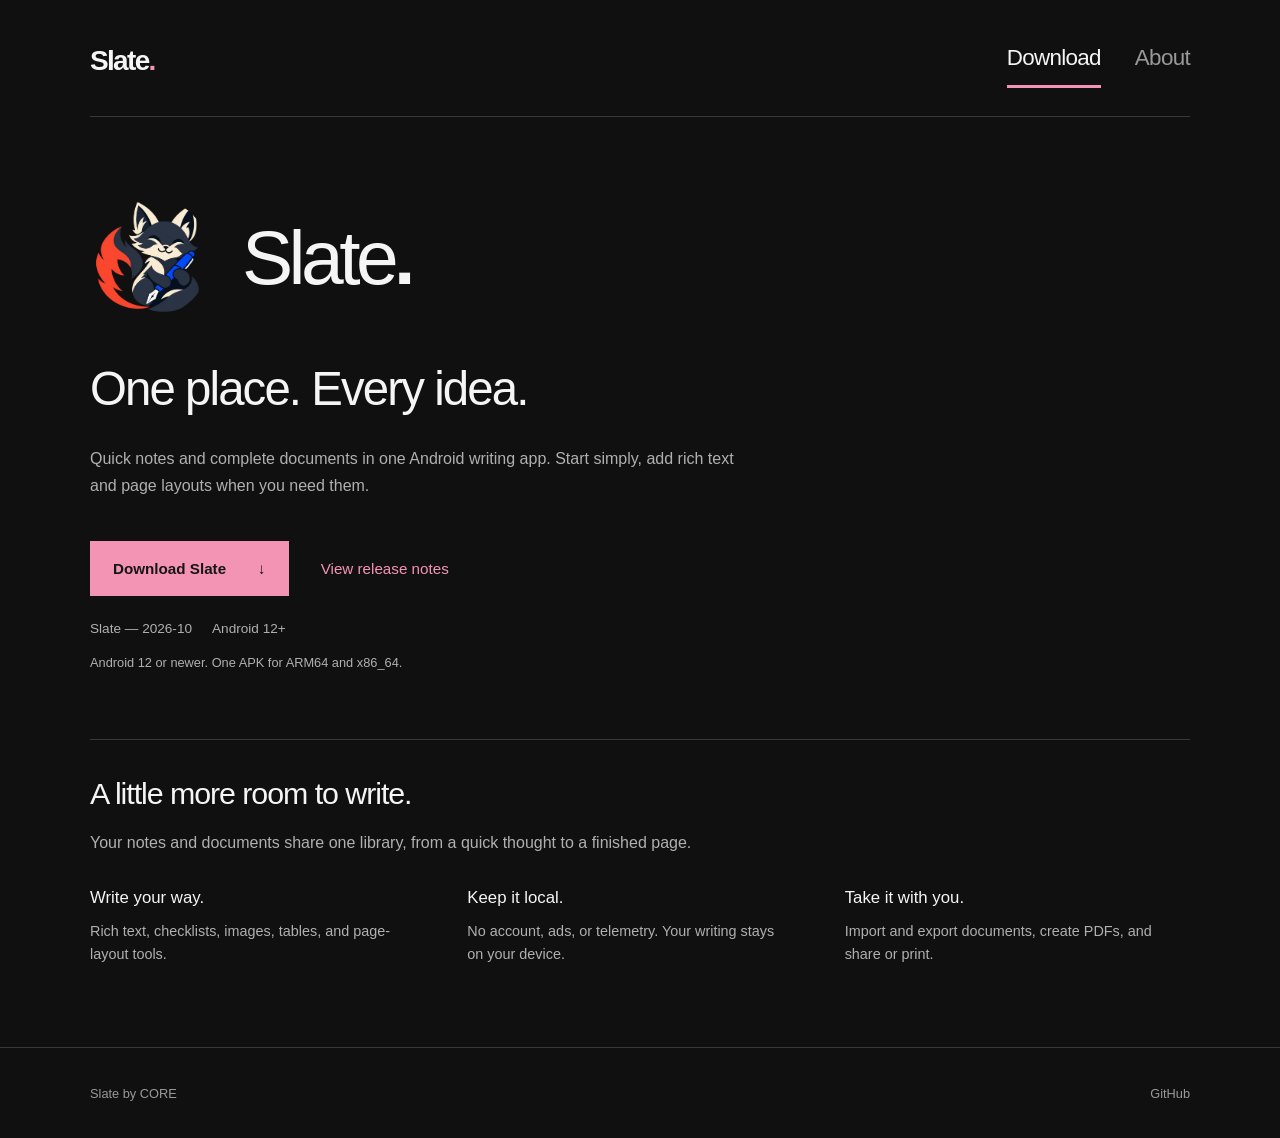
<file: docs/index.html>
<!doctype html>
<html lang="en">
<head>
  <meta charset="utf-8">
  <meta name="viewport" content="width=device-width, initial-scale=1">
  <meta name="theme-color" content="#101010">
  <meta name="description" content="Quick notes and complete documents in one Android writing app. Start simply, add rich text and page layouts when you need them.">
  <link rel="canonical" href="https://slate.iiankehn.com/">
  <meta property="og:type" content="website">
  <meta property="og:title" content="Slate by CORE — R1 and R2">
  <meta property="og:description" content="Two private, local-first Android writing products. R1 for fast notes and documents; R2 for full word processing.">
  <meta property="og:url" content="https://slate.iiankehn.com/">
  <meta property="og:image" content="https://slate.iiankehn.com/assets/slate-mascot-primary.png?v=2026-10">
  <meta name="twitter:card" content="summary">
  <meta name="twitter:title" content="Slate by CORE — R1 and R2">
  <meta name="twitter:description" content="Choose the private Android writing workspace that fits the work.">
  <title>Slate by CORE — R1 and R2</title>
  <link rel="icon" href="assets/slate-mascot-primary.webp?v=2026-10">
  <link rel="apple-touch-icon" href="assets/slate-mascot-primary.png?v=2026-10">
  <link rel="stylesheet" href="styles.css?v=product-20261007">
  <script type="application/ld+json">
    {"@context":"https://schema.org","@graph":[
      {"@type":"SoftwareApplication","name":"Slate R1","applicationCategory":"ProductivityApplication","operatingSystem":"Android 12 or newer","url":"https://slate.iiankehn.com/#products","downloadUrl":"https://github.com/iiankehn/slate-android/releases/latest","codeRepository":"https://github.com/iiankehn/slate-android","description":"A private, local-first notes and document app for Android."},
      {"@type":"SoftwareApplication","name":"Slate R2","applicationCategory":"ProductivityApplication","operatingSystem":"Android 12 or newer","url":"https://slate.iiankehn.com/#products","downloadUrl":"https://github.com/iiankehn/slate-r2-android/releases","codeRepository":"https://github.com/iiankehn/slate-r2-android","description":"A private, local-first full word processor for Android form factors."}
    ]}
  </script>
</head>
<body><a class="skip" href="#main">Skip to content</a>
<header class="site-header"><div class="shell header-inner"><a class="brand" href="index.html">Slate<span>.</span></a><nav aria-label="Primary"><a href="#download" aria-current="page">Download</a><a href="#about">About</a></nav></div></header>
<main id="main" class="shell">
<section class="home-intro" id="download" aria-labelledby="product-title">
<div class="intro-top"><img class="avatar app-avatar" src="../assets/slate-mascot-primary.webp" alt="" width="120" height="120"><h1 id="product-title">Slate<span>.</span></h1></div>
<p class="home-statement">One place. Every idea.</p><p class="work-line">Quick notes and complete documents in one Android writing app. Start simply, add rich text and page layouts when you need them.</p>
<div class="home-actions"><a class="button" data-product="slate" data-release-link href="https://github.com/iiankehn/slate-android/releases/download/slate-2026-10/Slate-2026-10.apk">Download Slate <span aria-hidden="true">↓</span></a><a class="text-link" href="https://github.com/iiankehn/slate-android/releases/latest">View release notes</a></div>
<p class="product-meta"><span><span data-product="slate" data-release-version>Slate — 2026-10</span></span><span>Android 12+</span></p><p class="product-note">Android 12 or newer. One APK for ARM64 and x86_64.</p>

</section>
<section class="product-about" id="about" aria-labelledby="about-title"><h2 id="about-title">A little more room to write.</h2><p class="work-line">Your notes and documents share one library, from a quick thought to a finished page.</p><div class="product-highlights"><div><h3>Write your way.</h3><p>Rich text, checklists, images, tables, and page-layout tools.</p></div><div><h3>Keep it local.</h3><p>No account, ads, or telemetry. Your writing stays on your device.</p></div><div><h3>Take it with you.</h3><p>Import and export documents, create PDFs, and share or print.</p></div></div></section>
</main><footer class="site-footer"><div class="shell footer-inner"><span>Slate by CORE</span><a href="https://github.com/iiankehn/slate-android">GitHub</a></div></footer><script src="script.js"></script></body></html>
</file>
<file: docs/styles.css>
/* Modern Metro: type, space, flat surfaces, and a single warm accent. */
:root{color-scheme:dark;--bg:#101010;--surface:#1c1c1c;--text:#f5f5f5;--muted:#b0b0b0;--line:#383838;--accent:#f494b5;--accent-hover:#ffbbd2;--blue:var(--accent);--blue-deep:var(--accent)}
*{box-sizing:border-box}
body{margin:0;background:var(--bg);color:var(--text);font-family:"Segoe UI Variable","Segoe UI",-apple-system,BlinkMacSystemFont,Arial,sans-serif;line-height:1.65;-webkit-font-smoothing:antialiased}
a{color:inherit;text-underline-offset:6px}a,button{-webkit-tap-highlight-color:transparent}a:focus-visible{outline:2px solid var(--accent);outline-offset:7px}
.shell{width:min(1100px,calc(100% - 80px));margin-inline:auto}
.skip{position:absolute;top:-100px;left:20px;padding:10px 16px;background:var(--accent);color:#101010;z-index:10}.skip:focus{top:10px}
.site-header{padding-top:35px}.header-inner{display:flex;align-items:center;justify-content:space-between;gap:36px;padding-bottom:28px;border-bottom:1px solid var(--line)}
.brand{font-size:1.75rem;font-weight:750;letter-spacing:-.06em;text-decoration:none;line-height:1}.brand span{color:var(--accent)}
.header-inner nav{display:flex;gap:34px}.header-inner nav a{position:relative;text-decoration:none;color:#999;font-size:1.4rem;font-weight:400;letter-spacing:-.03em;padding:5px 0 11px;transition:color .15s}
.header-inner nav a:hover{color:var(--text)}.header-inner nav a[aria-current=page]{color:var(--text)}.header-inner nav a[aria-current=page]:after{content:'';height:3px;background:var(--accent);position:absolute;bottom:0;left:0;right:0}
main{min-height:calc(100svh - 210px);padding-bottom:80px}.home-intro{padding:80px 0 65px}.intro-top{display:flex;align-items:center;gap:32px;margin-bottom:42px}
.avatar{width:120px;height:120px;object-fit:cover;object-position:50% 39%;border-radius:50%;display:block;flex-shrink:0}.avatar.small{width:96px;height:96px}
h1,h2,h3,p{margin-top:0}.home-intro h1{font-size:clamp(3rem,6vw,5.4rem);font-weight:350;line-height:1.05;letter-spacing:-.06em;margin:0}h1 span{font-weight:650}
.home-statement{font-size:clamp(1.8rem,3.7vw,3rem);line-height:1.25;font-weight:350;letter-spacing:-.04em;max-width:800px;margin-bottom:28px}.work-line{font-size:1rem;color:var(--muted);max-width:650px;margin:0}.work-line strong{font-weight:500}
.home-actions{display:flex;align-items:center;gap:32px;flex-wrap:wrap;margin-top:42px}.button{display:inline-flex;align-items:center;justify-content:space-between;gap:32px;background:var(--accent);color:#151515;padding:14px 22px;text-decoration:none;font-size:.95rem;font-weight:650;border:1px solid var(--accent);transition:background .15s}.button:hover{background:var(--accent-hover)}.text-link{color:var(--accent);font-size:.95rem;text-decoration:none;font-weight:500}.text-link:hover{text-decoration:underline}
.site-footer{border-top:1px solid var(--line)}.footer-inner{min-height:90px;display:flex;align-items:center;justify-content:space-between;gap:24px;font-size:.8rem;color:#999}.footer-inner a{text-decoration:none}.footer-inner a:hover{color:var(--accent)}
.overline{font-size:.75rem;color:var(--accent);font-weight:600;letter-spacing:.1em;text-transform:uppercase;margin-bottom:16px}
.page-heading{padding:64px 0 42px}.page-heading h1,.about-heading h1{font-size:clamp(2.6rem,5.5vw,4.6rem);line-height:1.1;font-weight:350;letter-spacing:-.055em;margin-bottom:20px}.page-heading>p:last-child{color:var(--muted);font-size:1rem;margin-bottom:0}
.projects{display:grid;grid-template-columns:repeat(2,minmax(0,1fr));gap:16px}.project{display:flex;flex-direction:column;position:relative;background:var(--surface);padding:30px;min-height:330px;transition:background .15s}.project:hover{background:#242424}.project-top{display:flex;align-items:center;justify-content:space-between;gap:12px}
.project-icon{display:grid;place-items:center;width:64px;height:64px;color:var(--accent);font-size:2.1rem;font-weight:600;background:#303030}.project-icon.app-icon{background:transparent}.project-icon.app-icon img{display:block;width:100%;height:100%;object-fit:contain}.tag{color:var(--muted);font-size:.73rem}
.project h3{font-size:2.15rem;line-height:1.15;font-weight:400;letter-spacing:-.04em;margin:26px 0 14px}.project p{color:var(--muted);font-size:.9rem;line-height:1.65;margin-bottom:28px;max-width:460px}.project-link{display:flex;justify-content:space-between;align-items:center;gap:20px;margin-top:auto;padding-top:20px;border-top:1px solid var(--line);color:var(--accent);font-size:.9rem;text-decoration:none}.project-link span:last-child{font-size:1.5rem;line-height:1}.project-link:hover span:first-child{text-decoration:underline;text-underline-offset:5px}
.about-heading{display:flex;align-items:center;gap:30px;padding:64px 0 42px}.about-heading h1{margin-bottom:0}.about-heading .overline{margin-bottom:12px}.about-content{display:grid;grid-template-columns:1.4fr 1fr;gap:70px;border-top:1px solid var(--line);padding-top:42px}.about-content h2{font-size:1.9rem;font-weight:400;line-height:1.25;letter-spacing:-.035em;margin-bottom:24px}.about-content p{color:var(--muted);font-size:.95rem;margin-bottom:22px}.about-content strong{font-weight:550;color:var(--text)}.personal-note{padding-left:30px;border-left:2px solid var(--accent);align-self:start}.note-rule{display:none}.personal-note .overline{margin:30px 0 16px;color:var(--accent);font-size:.75rem}
.social-buttons{display:flex;flex-wrap:wrap;gap:10px}.social-button{width:44px;height:44px;border:1px solid #555;border-radius:50%;display:grid;place-items:center;color:var(--text);transition:color .15s,border-color .15s}.social-button svg{width:20px;height:20px;fill:currentColor}.social-button:hover{color:var(--accent);border-color:var(--accent)}
[hidden]{display:none!important}
@media(max-width:800px){.shell{width:calc(100% - 48px)}.about-content{gap:35px}.project{padding:25px}.header-inner nav{gap:25px}}
@media(max-width:600px){.shell{width:calc(100% - 40px)}.site-header{padding-top:24px}.header-inner{display:block;padding-bottom:22px}.brand{font-size:1.45rem;display:inline-block;margin-bottom:21px}.header-inner nav{gap:28px}.header-inner nav a{font-size:1.75rem;padding-bottom:10px;font-weight:350}main{min-height:calc(100svh - 232px);padding-bottom:48px}.home-intro{padding:42px 0 24px}.intro-top{gap:20px;margin-bottom:34px}.avatar{width:84px;height:84px}.home-intro h1{font-size:clamp(1.75rem,7vw,2.7rem);letter-spacing:-.05em}.home-statement{font-size:2.05rem;line-height:1.25;margin-bottom:25px}.desktop-break{display:none}.work-line{font-size:.91rem;max-width:350px}.home-actions{gap:22px;margin-top:32px}.button{font-size:.88rem;padding:12px 16px;gap:24px}.text-link{font-size:.9rem}.footer-inner{min-height:76px;font-size:.74rem}.page-heading{padding:42px 0 30px}.page-heading h1,.about-heading h1{font-size:2.7rem}.page-heading>p:last-child{font-size:.9rem}.projects{grid-template-columns:1fr;gap:14px}.project{min-height:310px;padding:25px}.project h3{font-size:2rem}.project p{font-size:.9rem}.about-heading{gap:20px;padding:42px 0 32px;align-items:center}.avatar.small{width:76px;height:76px}.about-heading h1{font-size:2.1rem}.about-heading .overline{font-size:.62rem;line-height:1.5;margin-bottom:9px;letter-spacing:.06em}.about-content{grid-template-columns:1fr;gap:38px;padding-top:32px}.about-content h2{font-size:1.8rem}.about-content p{font-size:.92rem}.personal-note{padding-left:20px}}
@media(max-width:360px){.intro-top{gap:15px}.avatar{width:72px;height:72px}.home-statement{font-size:1.85rem}.header-inner nav{gap:24px}.header-inner nav a{font-size:1.55rem}}
@media(prefers-reduced-motion:reduce){*{transition:none!important}}


/* Content components shared verbatim by every CORE website. */
.content-section{padding-top:48px}.section-heading{padding:0 0 30px}.section-heading h2{font-size:clamp(2.6rem,5.5vw,4.6rem);line-height:1.1;font-weight:350;letter-spacing:-.055em;margin-bottom:20px}.section-heading>p:last-child{color:var(--muted);font-size:1rem;margin-bottom:0}
.reading{max-width:760px;margin-inline:auto;font-size:1rem;line-height:1.8}.reading p{margin-bottom:24px}.reading h2{font-size:1.9rem;font-weight:400;line-height:1.25;letter-spacing:-.035em;margin:42px 0 24px}.reading h3{font-size:1.5rem;font-weight:400;line-height:1.3}.reading a{color:var(--accent)}.reading blockquote,.reading aside{margin:30px 0;padding:24px;border-left:2px solid var(--accent);background:var(--surface)}.reading img{max-width:100%;height:auto}.reading figure{margin:24px 0}.reading ul{padding-left:24px}
.tile-image{display:block;width:calc(100% + 60px);max-width:none;margin:-30px -30px 26px;aspect-ratio:16/9;object-fit:cover}.project h3 a{text-decoration:none}.project ul{color:var(--muted);padding-left:20px;line-height:1.8}.project .actions,.project .card-actions,.project .channel-actions{display:flex;align-items:center;flex-wrap:wrap;gap:20px;margin-top:auto;padding-top:20px}.project .tag{font-size:.8rem}.project .project-top p{margin:0}.project .project-link{font-size:.9rem}.app-avatar{object-fit:contain}.article-meta{color:var(--muted);font-size:.9rem}.article-image{margin:0 0 36px}.article-image img{width:100%;height:auto}.related-entry{padding-top:32px;margin-top:42px;border-top:1px solid var(--line)}.related-entry a{color:var(--accent)}.comparison-table{overflow-x:auto;border:1px solid var(--line)}.comparison-row{display:grid;grid-template-columns:1fr 1fr 1fr;gap:24px;padding:24px;min-width:650px;border-bottom:1px solid var(--line)}.comparison-row:last-child{border-bottom:0}.comparison-row p{margin:0}.comparison-head{background:var(--surface)}.download-links{display:flex;flex-wrap:wrap;gap:16px}.download-links a{color:var(--accent)}.projects+.reading{margin-top:32px}.project-status{color:var(--muted);font-size:.9rem;margin-bottom:24px}.project-status>*{margin-right:12px}.site-header nav{flex-wrap:wrap}.home-intro .intro-top h1{overflow-wrap:break-word}.reading code{overflow-wrap:anywhere}
@media(max-width:800px){.tile-image{width:calc(100% + 50px);margin:-25px -25px 26px}}
@media(max-width:600px){.content-section{padding-top:38px}.section-heading h2{font-size:2.7rem}.section-heading{padding-bottom:30px}.reading{font-size:1rem}.reading h2{font-size:1.8rem}.tile-image{width:calc(100% + 50px);margin:-25px -25px 26px}}
@media print{.site-header,.site-footer,.home-actions{display:none}body{background:white;color:black}.shell,.reading{width:100%;max-width:none}.reading a{color:black}}

.project{min-width:0}.tile-image{width:100%;margin:0 0 24px}.article-meta span+span:before{content:" · "}.project .overline{color:var(--accent)}

/* Compact product pages, using the shared Landing type and spacing. */
.product-meta{display:flex;flex-wrap:wrap;gap:8px 20px;margin:22px 0 0;color:var(--muted);font-size:.85rem}
.product-note{color:var(--muted);font-size:.8rem;margin:12px 0 0;max-width:650px}
.product-about{border-top:1px solid var(--line);padding-top:34px}
.product-about h2{font-size:1.9rem;font-weight:400;letter-spacing:-.035em;line-height:1.25;margin-bottom:18px}
.product-highlights{display:grid;grid-template-columns:repeat(3,minmax(0,1fr));gap:32px;margin-top:28px}
.product-highlights h3{font-size:1.05rem;font-weight:500;margin-bottom:8px}
.product-highlights p{color:var(--muted);font-size:.9rem;margin-bottom:0;max-width:320px}
.beta-release{margin:18px 0 0;font-size:.85rem;color:var(--muted)}
.beta-release a{color:var(--accent)}
@media(max-width:600px){.product-about{margin-top:22px;padding-top:28px}.product-highlights{grid-template-columns:1fr;gap:22px}.product-meta{gap:6px 16px}}
</file>
